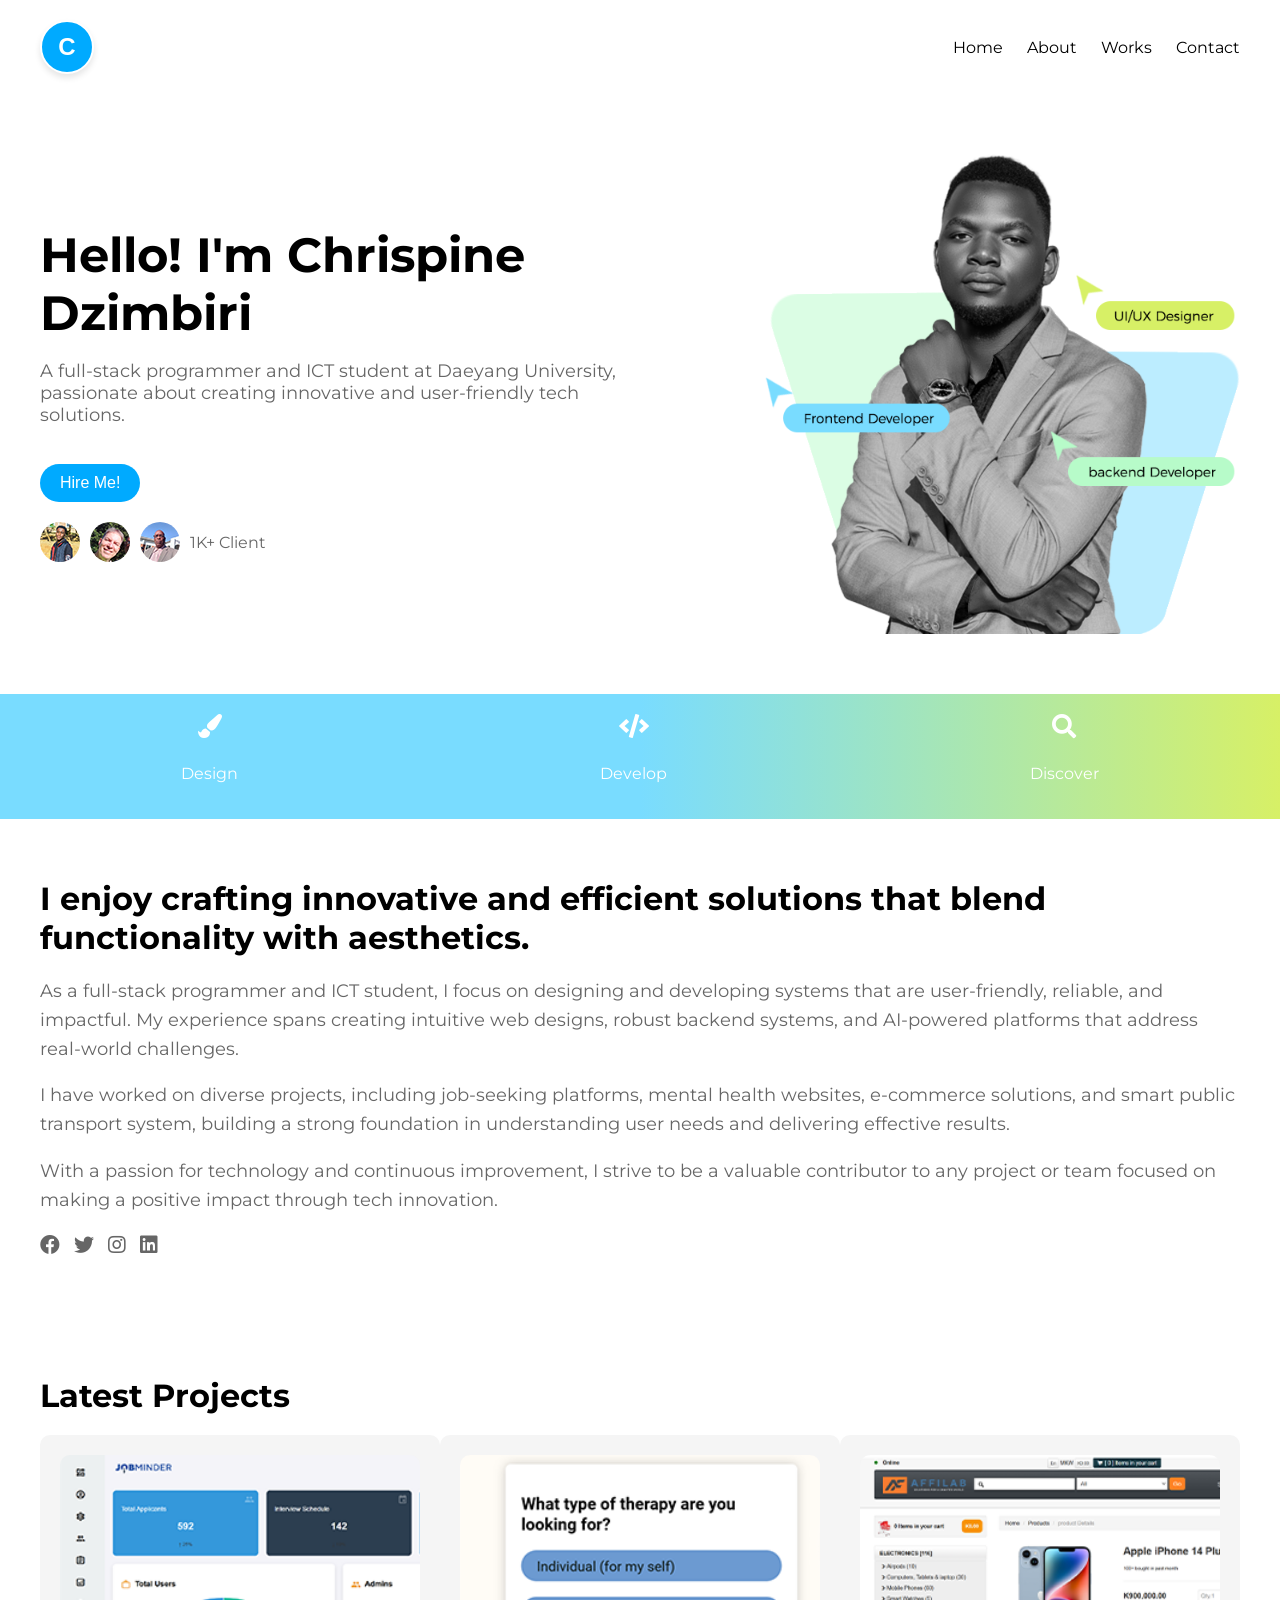
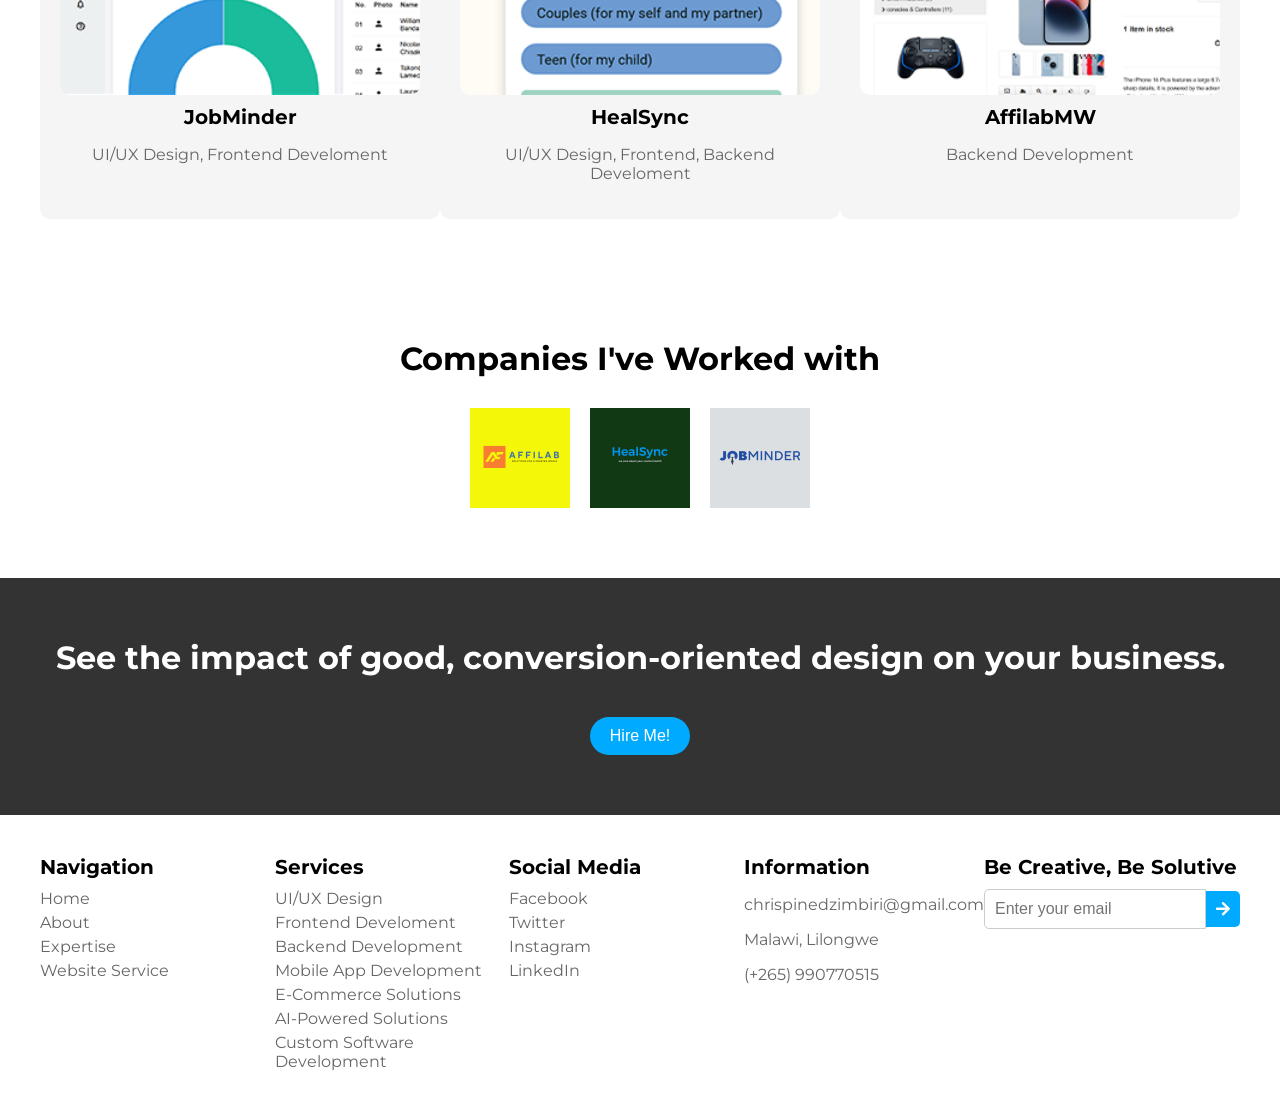
<file: index.html>
<html lang="en">
<head>
    <meta charset="UTF-8">
    <meta name="viewport" content="width=device-width, initial-scale=1.0">
    <title>Chrispine Dzimbiri Portfolio</title>
    <link rel="stylesheet" href="https://cdnjs.cloudflare.com/ajax/libs/font-awesome/5.15.3/css/all.min.css">
    <link rel="preconnect" href="https://fonts.googleapis.com">
    <link rel="preconnect" href="https://fonts.gstatic.com" crossorigin>
    <link href="https://fonts.googleapis.com/css2?family=Montserrat:ital,wght@0,100..900;1,100..900&display=swap" rel="stylesheet">    <link rel="stylesheet" href="assets/css/style.css">
</head>

<body>
    <header>
        <div class="account-circle">
            <h1>C</h1>
        </div>

        <nav>
            <a href="#home">Home</a>
            <a href="#about">About</a>
            <a href="#works">Works</a>
            <a href="#contact">Contact</a>
        </nav>
    </header>
    <section id="#home" class="hero">
        <div class="hero-text">
            <h2>Hello! I'm Chrispine <br>Dzimbiri</h2>
            <p>A full-stack programmer and ICT student at Daeyang University, passionate about creating innovative and user-friendly tech solutions.</p>
            <button onclick="window.location.href='mailto:chrispinedzimbiri@gmail.com?subject=Hire Inquiry'">Hire Me!</button>
            <div class="clients">
                <img src="assets/imgs/c1.png" alt="Client 1">
                <img src="assets/imgs/c2.png" alt="Client 2">
                <img src="assets/imgs/c3.png" alt="Client 3">
                <span>1K+ Client</span>
            </div>
        </div>
        <div class="hero-image">
            <img src="assets/imgs/me.png" alt="Chrispine">
        </div>
    </section>
    <section id="" class="services">
        <div>
         <i class="fas fa-paint-brush">
         </i>
         <p>
          Design
         </p>
        </div>
        <div>
         <i class="fas fa-code">
         </i>
         <p>
          Develop
         </p>
        </div>
        <div>
         <i class="fas fa-search">
         </i>
         <p>
          Discover
         </p>
        </div>
       </section>
     
    <section id="about" class="about">
        <h3>I enjoy crafting innovative and efficient solutions that blend functionality with aesthetics.</h3>
        <p>As a full-stack programmer and ICT student, I focus on designing and developing systems that are user-friendly, reliable, and impactful. My experience spans creating intuitive web designs, robust backend systems, and AI-powered platforms that address real-world challenges.</p>
        <p>I have worked on diverse projects, including job-seeking platforms, mental health websites, e-commerce solutions, and smart public transport system, building a strong foundation in understanding user needs and delivering effective results.</p>
        <p>With a passion for technology and continuous improvement, I strive to be a valuable contributor to any project or team focused on making a positive impact through tech innovation.</p>
        <div class="social-icons">
            <a href="#"><i class="fab fa-facebook"></i></a>
            <a href="#"><i class="fab fa-twitter"></i></a>
            <a href="#"><i class="fab fa-instagram"></i></a>
            <a href="https://www.linkedin.com/in/chrispine-dzimbiri-9707232a4/"><i class="fab fa-linkedin"></i></a>
        </div>
    </section>
    <section id="works" class="projects">
        <h3>Latest Projects</h3>
        <div class="project-list">
            <div class="project-item">
                <img src="assets/imgs/minder.png" alt="JobMinder">
                <h4>JobMinder</h4>
                <p>UI/UX Design, Frontend Develoment</p>
            </div>
            <div class="project-item">
                <img src="assets/imgs/healsync.png" alt="HealSync">
                <h4>HealSync</h4>
                <p>UI/UX Design, Frontend, Backend Develoment</p>
            </div>
            <div class="project-item">
                <img src="assets/imgs/affilab.png" alt="AffilabMW">
                <h4>AffilabMW</h4>
                <p>Backend Development</p>
            </div>
        </div>
    </section>
    <section class="companies">
        <h3>Companies I've Worked with</h3>
        <div class="company-logos">
            <img src="assets/imgs/affilabmw.png" alt="AffilabMW">
            <img src="assets/imgs/mentalhealth.png" alt="HealSync">
            <img src="assets/imgs/Jobminder.png" alt="JobMinder">

        </div>
    </section>
    <section id="Contact" class="cta">
        <h3>See the impact of good, conversion-oriented design on your business.</h3>
        <div class="hero-text">
            <button onclick="window.location.href='mailto:chrispinedzimbiri@gmail.com?subject=Hire Inquiry'">Hire Me!</button>

        </div>
    </section>
    <footer>
        <div class="footer-section">
            <h4>Navigation</h4>
            <a href="#">Home</a>
            <a href="#">About</a>
            <a href="#">Expertise</a>
            <a href="#">Website Service</a>
        </div>
        <div class="footer-section">
            <h4>Services</h4>
            <a href="#">UI/UX Design</a>
            <a href="#">Frontend Develoment</a>
            <a href="#">Backend Development</a>
            <a href="#">Mobile App Development</a>
            <a href="#">E-Commerce Solutions</a>
            <a href="#">AI-Powered Solutions</a>
            <a href="#">Custom Software Development</a>
        </div>
        <div class="footer-section">
            <h4>Social Media</h4>
            <a href="#">Facebook</a>
            <a href="#">Twitter</a>
            <a href="#">Instagram</a>
            <a href="https://www.linkedin.com/in/chrispine-dzimbiri-9707232a4/">LinkedIn</a>
        </div>
        <div class="footer-section">
            <h4>Information</h4>
            <p>chrispinedzimbiri@gmail.com</p>
            <p>Malawi, Lilongwe</p>
            <p>(+265) 990770515</p>
        </div>
        <div class="footer-section">
            <h4>
             Be Creative, Be Solutive
            </h4>
            <div class="subscribe">
             <input placeholder="Enter your email" type="email"/>
             <button>
              <i class="fas fa-arrow-right">
              </i>
             </button>
            </div>
        </div>
    </footer>

    <!-- Popup Overlay -->
<div id="hire-popup" class="popup-overlay">
  <div class="popup-content">
    <h3>Hire Me</h3>
    <form id="hireForm" method="POST" action="mailto:chrispinedzimbiri@gmail.com" enctype="text/plain">
      <label for="name">Name:</label>
      <input type="text" id="name" name="Name" required>

      <label for="email">Email:</label>
      <input type="email" id="email" name="Email" required>

      <label for="message">Message:</label>
      <textarea id="message" name="Message" required></textarea>

      <div class="form-buttons">
        <button type="submit">Send</button>
        <button type="button" onclick="closePopup()">Cancel</button>
      </div>
    </form>
  </div>
</div>
<script>
    const popup = document.getElementById("hire-popup");
    const hireButtons = document.querySelectorAll(".hero-text button");

    hireButtons.forEach(button => {
        button.addEventListener("click", function () {
            popup.style.display = "flex";
        });
    });

    function closePopup() {
        popup.style.display = "none";
    }


    document.addEventListener("keydown", function (e) {
        if (e.key === "Escape") closePopup();
    });
</script>

</body>
</html>
</file>
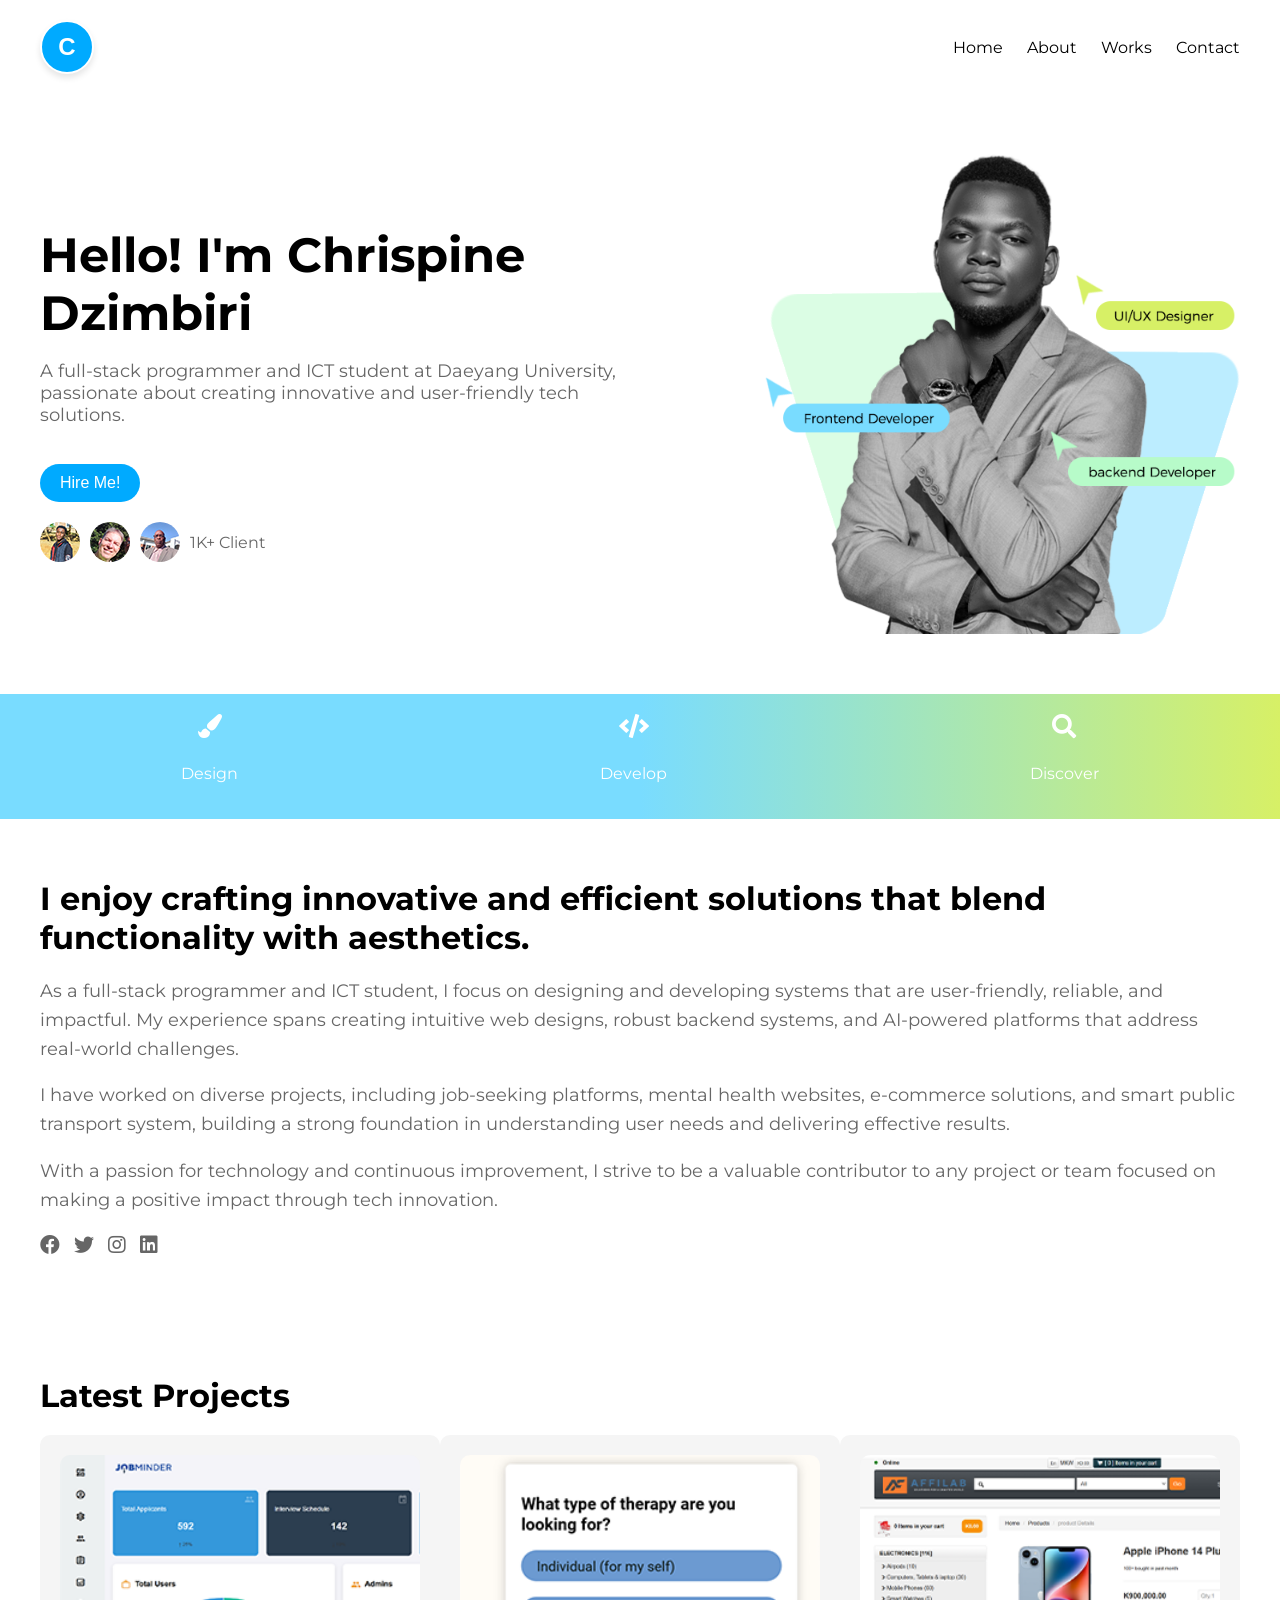
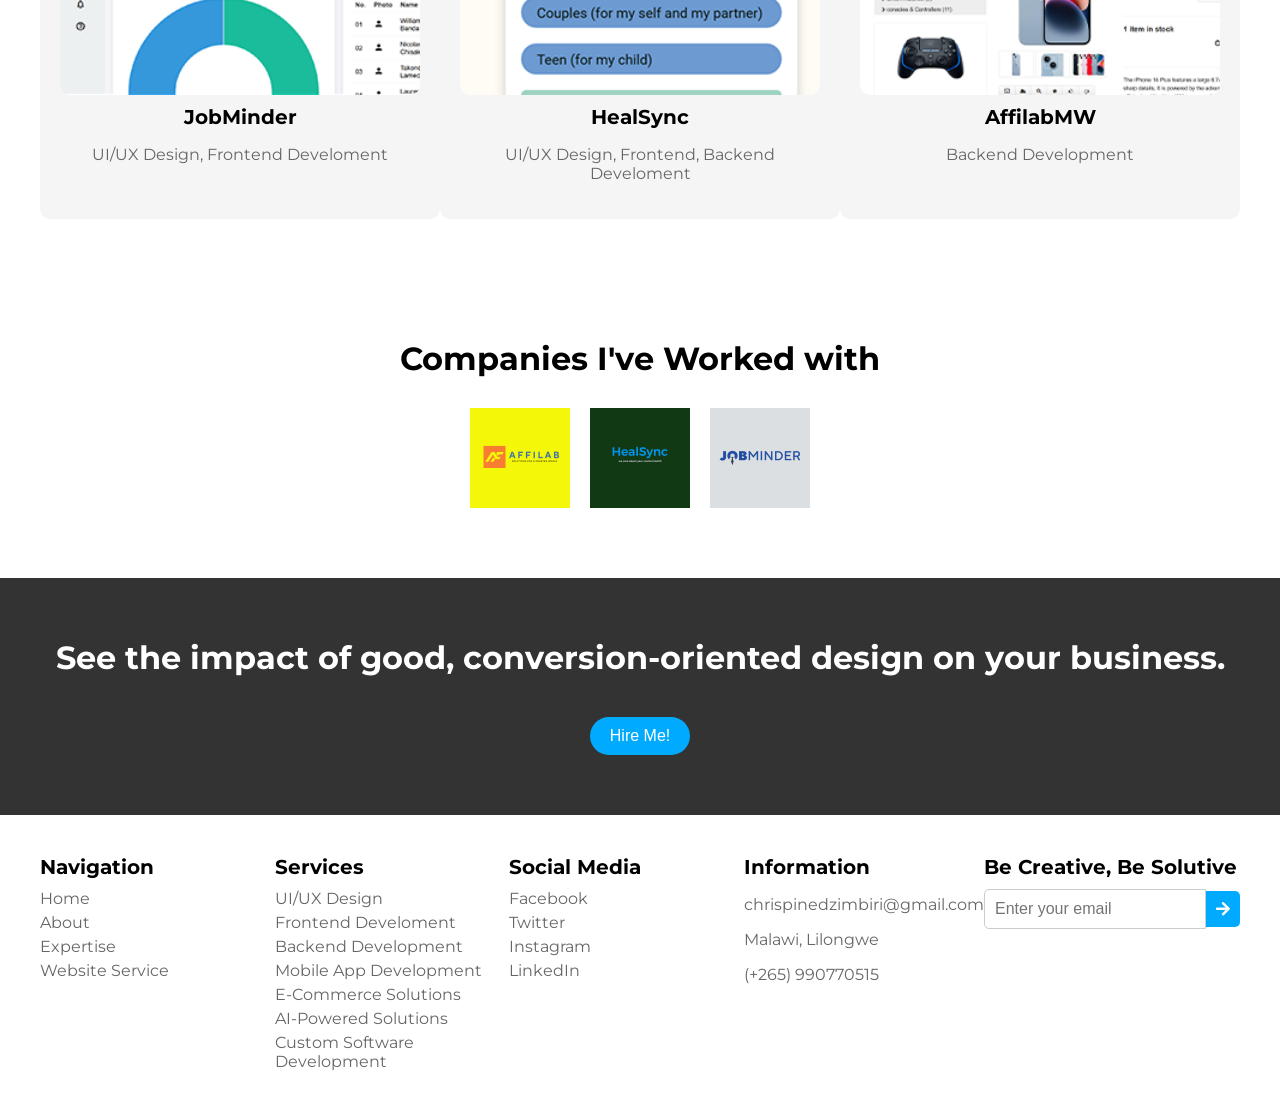
<file: home.html>
<html lang="en">
<head>
    <meta charset="UTF-8">
    <meta name="viewport" content="width=device-width, initial-scale=1.0">
    <title>Design Portfolio</title>
    <link rel="stylesheet" href="https://cdnjs.cloudflare.com/ajax/libs/font-awesome/5.15.3/css/all.min.css">
    <link rel="preconnect" href="https://fonts.googleapis.com">
    <link rel="preconnect" href="https://fonts.gstatic.com" crossorigin>
    <link href="https://fonts.googleapis.com/css2?family=Montserrat:ital,wght@0,100..900;1,100..900&display=swap" rel="stylesheet">    <link rel="stylesheet" href="assets/css/style.css">
</head>
<body>
    <header>
        <div class="account-circle">
            <h1>C</h1>
        </div>

        <nav>
            <a href="#">Home</a>
            <a href="#">About</a>
            <a href="#">Works</a>
            <a href="#">Contact</a>
        </nav>
    </header>
    <section class="hero">
        <div class="hero-text">
            <h2>Hello! I'm Chrispine <br>Dzimbiri</h2>
            <p>A full-stack programmer and ICT student at Daeyang University, passionate about creating innovative and user-friendly tech solutions.</p>
            <button>Hire Me!</button>
            <div class="clients">
                <img src="assets/imgs/c1.png" alt="Client 1">
                <img src="assets/imgs/c2.png" alt="Client 2">
                <img src="assets/imgs/c3.png" alt="Client 3">
                <span>1K+ Client</span>
            </div>
        </div>
        <div class="hero-image">
            <img src="assets/imgs/me.png" alt="Chrispine">
        </div>
    </section>
    <section class="services">
        <div>
         <i class="fas fa-paint-brush">
         </i>
         <p>
          Design
         </p>
        </div>
        <div>
         <i class="fas fa-code">
         </i>
         <p>
          Develop
         </p>
        </div>
        <div>
         <i class="fas fa-search">
         </i>
         <p>
          Discover
         </p>
        </div>
       </section>
     
    <section class="about">
        <h3>I enjoy crafting innovative and efficient solutions that blend functionality with aesthetics.</h3>
        <p>As a full-stack programmer and ICT student, I focus on designing and developing systems that are user-friendly, reliable, and impactful. My experience spans creating intuitive web designs, robust backend systems, and AI-powered platforms that address real-world challenges.</p>
        <p>I have worked on diverse projects, including job-seeking platforms, mental health websites, e-commerce solutions, and smart public transport system, building a strong foundation in understanding user needs and delivering effective results.</p>
        <p>With a passion for technology and continuous improvement, I strive to be a valuable contributor to any project or team focused on making a positive impact through tech innovation.</p>
        <div class="social-icons">
            <a href="#"><i class="fab fa-facebook"></i></a>
            <a href="#"><i class="fab fa-twitter"></i></a>
            <a href="#"><i class="fab fa-instagram"></i></a>
            <a href="https://www.linkedin.com/in/chrispine-dzimbiri-9707232a4/"><i class="fab fa-linkedin"></i></a>
        </div>
    </section>
    <section class="projects">
        <h3>Latest Projects</h3>
        <div class="project-list">
            <div class="project-item">
                <img src="assets/imgs/minder.png" alt="JobMinder">
                <h4>JobMinder</h4>
                <p>UI/UX Design, Frontend Develoment</p>
            </div>
            <div class="project-item">
                <img src="assets/imgs/healsync.png" alt="HealSync">
                <h4>HealSync</h4>
                <p>UI/UX Design, Frontend, Backend Develoment</p>
            </div>
            <div class="project-item">
                <img src="assets/imgs/affilab.png" alt="AffilabMW">
                <h4>AffilabMW</h4>
                <p>Backend Development</p>
            </div>
        </div>
    </section>
    <section class="companies">
        <h3>Companies I've Worked with</h3>
        <div class="company-logos">
            <img src="assets/imgs/affilabmw.png" alt="AffilabMW">
            <img src="assets/imgs/mentalhealth.png" alt="HealSync">
            <img src="assets/imgs/Jobminder.png" alt="JobMinder">

        </div>
    </section>
    <section class="cta">
        <h3>See the impact of good, conversion-oriented design on your business.</h3>
        <button>Hire Me!</button>
    </section>
    <footer>
        <div class="footer-section">
            <h4>Navigation</h4>
            <a href="#">Home</a>
            <a href="#">About</a>
            <a href="#">Expertise</a>
            <a href="#">Website Service</a>
        </div>
        <div class="footer-section">
            <h4>Services</h4>
            <a href="#">UI/UX Design</a>
            <a href="#">Frontend Develoment</a>
            <a href="#">Backend Development</a>
            <a href="#">Mobile App Development</a>
            <a href="#">E-Commerce Solutions</a>
            <a href="#">AI-Powered Solutions</a>
            <a href="#">Custom Software Development</a>
        </div>
        <div class="footer-section">
            <h4>Social Media</h4>
            <a href="#">Facebook</a>
            <a href="#">Twitter</a>
            <a href="#">Instagram</a>
            <a href="https://www.linkedin.com/in/chrispine-dzimbiri-9707232a4/">LinkedIn</a>
        </div>
        <div class="footer-section">
            <h4>Information</h4>
            <p>chrispinedzimbiri@gmail.com</p>
            <p>Malawi, Lilongwe</p>
            <p>(+265) 990770515</p>
        </div>
        <div class="footer-section">
            <h4>
             Be Creative, Be Solutive
            </h4>
            <div class="subscribe">
             <input placeholder="Enter your email" type="email"/>
             <button>
              <i class="fas fa-arrow-right">
              </i>
             </button>
            </div>
        </div>
    </footer>
</body>
</html>
</file>
<file: assets/css/style.css>
body {
    font-family: 'montserrat', sans-serif;
    margin: 0;
    padding: 0;
    box-sizing: border-box;
    background-color: #f5f5f5;
}
.account-circle {
    width: 50px;
    height: 50px;
    background-color: #00aaff;
    border-radius: 50%;
    display: flex;
    align-items: center;
    justify-content: center;
    border: 2px solid #fff;
    box-shadow: 0 4px 6px rgba(0, 0, 0, 0.1);
}

.account-circle h1 {
    margin: 0;
    font-size: 24px;
    color: #fff;
    font-family: Poppins, sans-serif;
}

header {
    display: flex;
    justify-content: space-between;
    align-items: center;
    padding: 20px 40px;
    background-color: #fff;
}
header h1 {
    margin: 0;
    font-size: 24px;
}
header nav a {
    position: relative;
    margin-left: 20px;
    text-decoration: none;
    color: #000;
    font-size: 16px;
    transition: color 0.3s ease;
}

header nav a::after {
    content: '';
    position: absolute;
    bottom: -2px;
    left: 0;
    width: 0;
    height: 2px;
    background-color: #00aaff;
    transition: width 0.4s ease;
}

header nav a:hover {
    color: #00aaff;
}

header nav a:hover::after {
    width: 100%;
}

.hero {
    display: flex;
    align-items: center;
    padding: 60px 40px;
    background-color: #fff;
}
.hero-text {
    flex: 1;
}
.hero-text h2 {
    font-size: 48px;
    margin: 0;
}
.hero-text p {
    font-size: 18px;
    color: #666;
}
.hero-text button {
    margin-top: 20px;
    padding: 10px 20px;
    font-size: 16px;
    background-color: #00aaff;
    color: #fff;
    border: none;
    border-radius: 20px;
    cursor: pointer;
    transition:  0.3s ease;
}
.hero-text button:hover{
    background-color: #00cbff;
}
.hero-text button:active{
    background-color: #0dacd4;
}
.hero-text .clients {
    display: flex;
    align-items: center;
    margin-top: 20px;
}
.hero-text .clients img {
    width: 40px;
    height: 40px;
    border-radius: 50%;
    margin-right: 10px;
}
.hero-text .clients span {
    font-size: 16px;
    color: #666;
}
.hero-image {
    flex: 1;
    text-align: right;
}
.hero-image img {
    width: 80%;
    border-radius: 10px;
}
.services {
    display: flex;
    justify-content: space-around;
    padding: 20px 0;
    background: linear-gradient(to right, #79dcff, #79dcff, #d7f066);
    color: #fff;
}

.services div {
    text-align: center;
}
.services div i {
    font-size: 24px;
    margin-bottom: 10px;
}


.about {
    padding: 60px 40px;
    background-color: #fff;
}
.about h3 {
    font-size: 32px;
    margin: 0 0 20px 0;
}
.about p {
    font-size: 18px;
    color: #666;
    line-height: 1.6;
}
.about .social-icons {
    margin-top: 20px;
}
.about .social-icons a {
    margin-right: 10px;
    font-size: 20px;
    color: #666;
    text-decoration: none;
}
.projects {
    padding: 60px 40px;
    background-color: #fff;
}
.projects h3 {
    font-size: 32px;
    margin: 0 0 20px 0;
}
.projects .project-list {
    display: flex;
    justify-content: space-between;
}
.projects .project-item {
    width: 30%;
    background-color: #f5f5f5;
    padding: 20px;
    border-radius: 10px;
    text-align: center;
}
.projects .project-item img {
    width: 100%;
    border-radius: 10px;
}
.projects .project-item h4 {
    font-size: 20px;
    margin: 10px 0;
}
.projects .project-item p {
    font-size: 16px;
    color: #666;
}
.companies {
    padding: 60px 40px;
    background-color: #fff;
    text-align: center;
}
.companies h3 {
    font-size: 32px;
    margin: 0 0 20px 0;
}
.companies .company-logos {
    display: flex;
    justify-content: center;
    flex-wrap: wrap;
}
.companies .company-logos img {
    width: 100px;
    margin: 10px;
}
.cta {
    padding: 60px 40px;
    background-color: #333;
    color: #fff;
    text-align: center;
}
.cta h3 {
    font-size: 32px;
    margin: 0 0 20px 0;
}
.cta button {
    margin-top: 20px;
    padding: 10px 20px;
    font-size: 16px;
    background-color: #00aaff;
    color: #fff;
    border: none;
    border-radius: 20px;
    cursor: pointer;
    transition: ease 0.3s;
}
.cta button:hover{
    background-color: #00cbff;
}
.cta button:active{
    background-color: #0dacd4;
}

footer {
    padding: 40px;
    background-color: #fff;
    display: flex;
    justify-content: space-between;
}
footer .footer-section {
    width: 30%;
}
footer .footer-section h4 {
    font-size: 20px;
    margin: 0 0 10px 0;
}
footer .footer-section p,
footer .footer-section a {
    font-size: 16px;
    color: #666;
    text-decoration: none;
}
footer .footer-section a {
    display: block;
    margin: 5px 0;
}
footer .footer-section .subscribe {
    display: flex;
    align-items: center;
}
footer .footer-section .subscribe input {
    padding: 10px;
    font-size: 16px;
    border: 1px solid #ccc;
    border-radius: 5px 0 0 5px;
    outline: none;
}
footer .footer-section .subscribe button {
    padding: 10px;
    font-size: 16px;
    background-color: #00aaff;
    color: #fff;
    border: none;
    border-radius: 0 5px 5px 0;
    cursor: pointer;
    transition: ease 0.3s;
}
footer .footer-section .subscribe button:hover{
    background-color: #00cbff;
}
footer .footer-section .subscribe button:active{
    background-color: #0dacd4;
}

html {
  scroll-behavior: smooth;
}


.popup-overlay {
    display: none;
    position: fixed;
    top: 0;
    left: 0;
    width: 100%;
    height: 100%;
    background: rgba(0, 0, 0, 0.5);
    justify-content: center;
    align-items: center;
    z-index: 1000;
}

.popup-content {
    background: #fff;
    padding: 30px;
    border-radius: 10px;
    width: 90%;
    max-width: 400px;
    box-shadow: 0 5px 15px rgba(0,0,0,0.3);
}

.popup-content h3 {
    margin-top: 0;
    font-size: 24px;
    margin-bottom: 20px;
}

.popup-content input,
.popup-content textarea {
    width: 100%;
    padding: 10px;
    margin-bottom: 15px;
    border: 1px solid #ccc;
    border-radius: 5px;
    font-family: inherit;
}

.form-buttons {
    display: flex;
    justify-content: space-between;
}

.form-buttons button {
    padding: 10px 20px;
    border: none;
    border-radius: 5px;
    cursor: pointer;
    background-color: #00aaff;
    color: #fff;
    font-weight: bold;
    transition: background-color 0.3s ease;
}

.form-buttons button:hover {
    background-color: #00cbff;
}

@media (max-width: 768px) {
    .hero {
        flex-direction: column;
        text-align: center;
    }
    .hero-image {
        margin-top: 20px;
    }
    .projects .project-list {
        flex-direction: column;
    }
    .projects .project-item {
        width: 100%;
        margin-bottom: 20px;
    }
    footer {
        flex-direction: column;
        text-align: center;
    }
    footer .footer-section {
        width: 100%;
        margin-bottom: 20px;
    }
}
</file>
